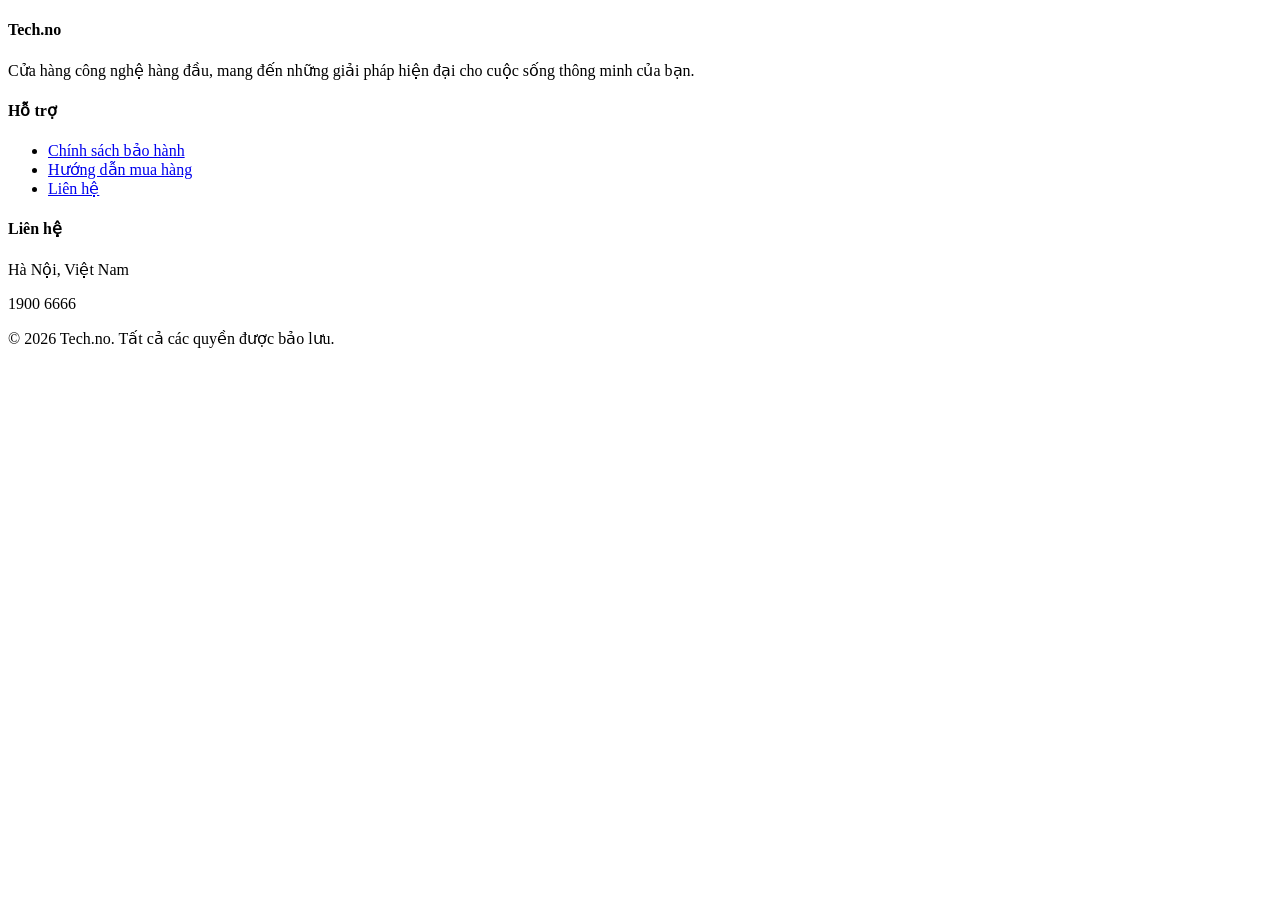
<file: components/footer.html>
<!DOCTYPE html>
<html lang="en">
<head>
    <meta charset="UTF-8">
    <meta name="viewport" content="width=device-width, initial-scale=1.0">
    <title>Footer - tech.no</title>
</head>
<body>
    <footer class="site-footer">
        <div class="footer-container">
            <div class="footer-row">
                <div class="footer-col">
                    <h4>Tech.no</h4>
                    <p>Cửa hàng công nghệ hàng đầu, mang đến những giải pháp hiện đại cho cuộc sống thông minh của bạn.</p>
                    <div class="social-links">
                        <a href="#"><i class="fab fa-facebook-f"></i></a>
                        <a href="#"><i class="fab fa-instagram"></i></a>
                        <a href="#"><i class="fab fa-youtube"></i></a>
                    </div>
                </div>
                <div class="footer-col">
                    <h4>Hỗ trợ</h4>
                    <ul>
                        <li><a href="#">Chính sách bảo hành</a></li>
                        <li><a href="#">Hướng dẫn mua hàng</a></li>
                        <li><a href="#">Liên hệ</a></li>
                    </ul>
                </div>
                <div class="footer-col">
                    <h4>Liên hệ</h4> 
                    <p><i class="fas fa-map-marker-alt"></i> Hà Nội, Việt Nam</p>
                    <p><i class="fas fa-phone"></i> 1900 6666</p>
                </div>
            </div>
            <div class="footer-bottom">
                <p>&copy; 2026 Tech.no. Tất cả các quyền được bảo lưu.</p>
            </div>
        </div>
    </footer>
</body>
</html>
</file>
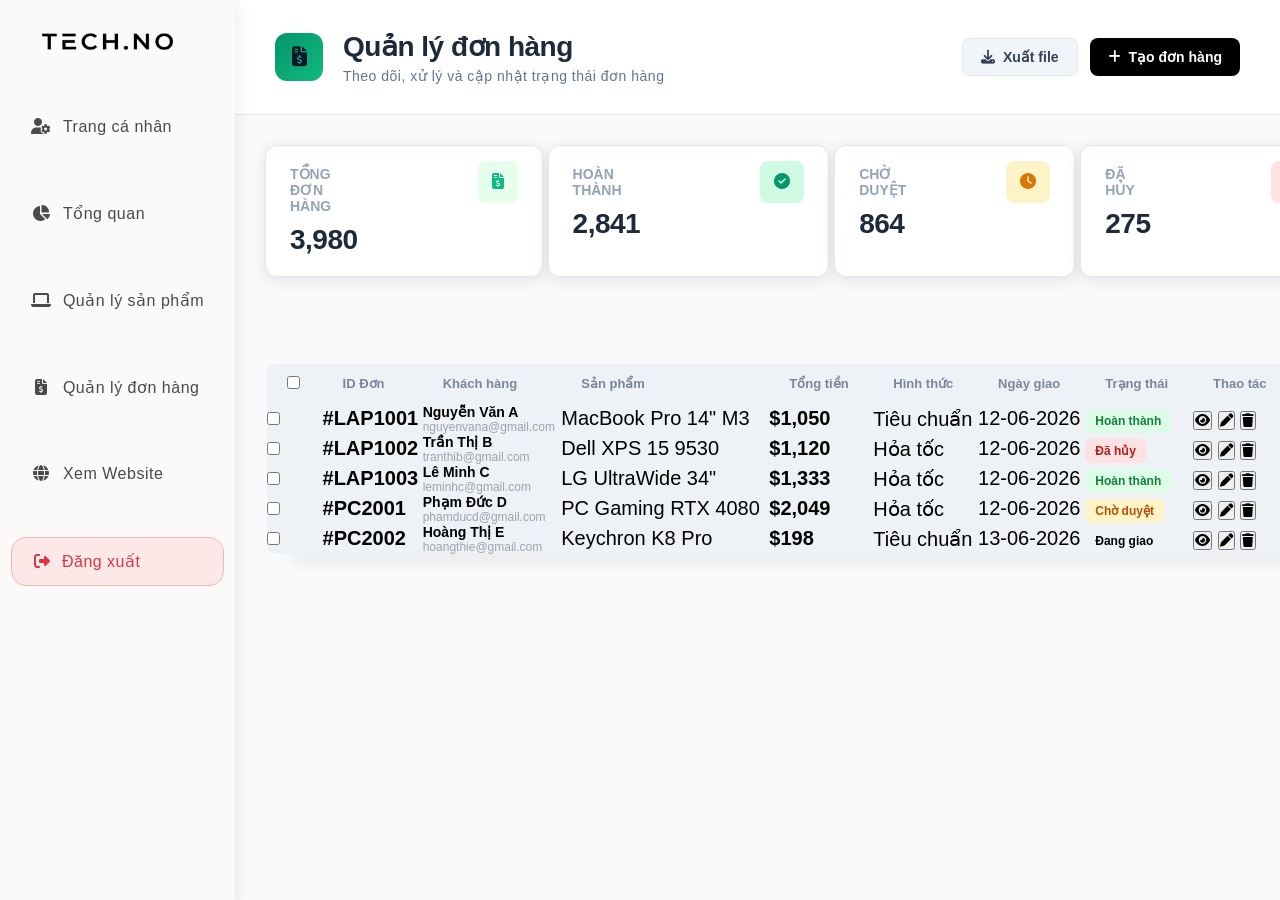
<file: pages/admin-qly-donhang.html>
<!DOCTYPE html>
<html lang="vi">
<head>
    <meta charset="UTF-8">
    <meta name="viewport" content="width=device-width, initial-scale=1.0">
    <title>Quản lý đơn hàng - tech.no</title>
    <link rel="stylesheet" href="../assets/css/admin.css">
    <link rel="stylesheet" href="https://cdnjs.cloudflare.com/ajax/libs/font-awesome/6.4.0/css/all.min.css">
</head>
<body>
    <nav class="sidebar">
        <a href="../index.html" class="sidebar-logo">
            <img src="../assets/images/logo-techno.png" alt="Tech.no Logo">
        </a>
        <ul class="sidebar-links">
            <li><a href="admin-profile.html"><i class="fa-solid fa-user-gear"></i>Trang cá nhân</a></li>
            <li><a href="admin-tongquan.html"><i class="fa-solid fa-chart-pie"></i>Tổng quan</a></li>
            <li><a href="admin-qly-sanpham.html"><i class="fa-solid fa-laptop"></i>Quản lý sản phẩm</a></li>
            <li><a href="admin-qly-donhang.html"><i class="fa-solid fa-file-invoice-dollar"></i>Quản lý đơn hàng</a></li>
            <li><a href="../index.html"><i class="fa-solid fa-globe"></i>Xem Website</a></li>
            <li>
                <a href="#" class="logout-btn">
                    <i class="fa-solid fa-right-from-bracket"></i>Đăng xuất
                </a>
            </li>
        </ul>
    </nav>

    <main class="page-content">
        <!-- Header -->
        <div class="page-header">
            <div class="header-left">
                <div class="header-icon" style="background: linear-gradient(135deg,#059669,#10b981);">
                    <i class="fa-solid fa-file-invoice-dollar"></i>
                </div>
                <div>
                    <h1>Quản lý đơn hàng</h1>
                    <p>Theo dõi, xử lý và cập nhật trạng thái đơn hàng</p>
                </div>
            </div>
            <div class="header-right">
                <button class="btn btn-secondary"><i class="fa-solid fa-download"></i> Xuất file</button>
                <button class="btn btn-primary"><i class="fa-solid fa-plus"></i> Tạo đơn hàng</button>
            </div>
        </div>

        <!-- Stats Cards -->
        <div class="stats-cards">
            <div class="stat-card">
                <div><h1>TỔNG ĐƠN HÀNG</h1><p>3,980</p></div>
                <div class="card-icon-invoice"><i class="fa-solid fa-file-invoice-dollar"></i></div>
            </div>
            <div class="stat-card">
                <div><h1>HOÀN THÀNH</h1><p>2,841</p></div>
                <div class="card-icon-laptop" style="background:#d1fae5;color:#059669;"><i class="fa-solid fa-circle-check"></i></div>
            </div>
            <div class="stat-card">
                <div><h1>CHỜ DUYỆT</h1><p>864</p></div>
                <div class="card-icon-users" style="background:#fef3c7;color:#d97706;"><i class="fa-solid fa-clock"></i></div>
            </div>
            <div class="stat-card">
                <div><h1>ĐÃ HỦY</h1><p>275</p></div>
                <div class="card-icon-dollar" style="background:#fee2e2;color:#ef4444;"><i class="fa-solid fa-circle-xmark"></i></div>
            </div>
        </div>

        <!-- Orders Table -->
        <div class="table-wrapper">
            <div class="table-toolbar">
                <span class="table-toolbar-title">Danh sách đơn hàng</span>
                <div class="toolbar-right">
                    <div class="search-box">
                        <i class="fa-solid fa-magnifying-glass"></i>
                        <input type="text" placeholder="Tìm theo ID, khách hàng...">
                    </div>
                    <select class="filter-select">
                        <option value="">Tất cả trạng thái</option>
                        <option>Hoàn thành</option>
                        <option>Chờ duyệt</option>
                        <option>Đang giao</option>
                        <option>Đã hủy</option>
                    </select>
                    <select class="filter-select">
                        <option value="">Hình thức giao</option>
                        <option>Tiêu chuẩn</option>
                        <option>Hỏa tốc</option>
                    </select>
                </div>
            </div>

            <table class="orders-mgmt-table">
                <thead>
                    <tr class="header-row">
                        <th><input type="checkbox"></th>
                        <th>ID Đơn</th>
                        <th>Khách hàng</th>
                        <th>Sản phẩm</th>
                        <th>Tổng tiền</th>
                        <th>Hình thức</th>
                        <th>Ngày giao</th>
                        <th>Trạng thái</th>
                        <th>Thao tác</th>
                    </tr>
                </thead>
                <tbody>
                    <tr>
                        <td><input type="checkbox"></td>
                        <td><strong>#LAP1001</strong></td>
                        <td>
                            <div style="font-weight:600;font-size:14px;">Nguyễn Văn A</div>
                            <div style="font-size:12px;color:#9ca3af;">nguyenvana@gmail.com</div>
                        </td>
                        <td>MacBook Pro 14" M3</td>
                        <td><strong>$1,050</strong></td>
                        <td>Tiêu chuẩn</td>
                        <td>12-06-2026</td>
                        <td><span class="badge completed">Hoàn thành</span></td>
                        <td><div class="action-btns">
                            <button class="btn-icon edit" title="Xem chi tiết"><i class="fa-solid fa-eye"></i></button>
                            <button class="btn-icon edit" title="Chỉnh sửa"><i class="fa-solid fa-pen"></i></button>
                            <button class="btn-icon delete" title="Xóa"><i class="fa-solid fa-trash"></i></button>
                        </div></td>
                    </tr>
                    <tr>
                        <td><input type="checkbox"></td>
                        <td><strong>#LAP1002</strong></td>
                        <td>
                            <div style="font-weight:600;font-size:14px;">Trần Thị B</div>
                            <div style="font-size:12px;color:#9ca3af;">tranthib@gmail.com</div>
                        </td>
                        <td>Dell XPS 15 9530</td>
                        <td><strong>$1,120</strong></td>
                        <td>Hỏa tốc</td>
                        <td>12-06-2026</td>
                        <td><span class="badge cancel">Đã hủy</span></td>
                        <td><div class="action-btns">
                            <button class="btn-icon edit"><i class="fa-solid fa-eye"></i></button>
                            <button class="btn-icon edit"><i class="fa-solid fa-pen"></i></button>
                            <button class="btn-icon delete"><i class="fa-solid fa-trash"></i></button>
                        </div></td>
                    </tr>
                    <tr>
                        <td><input type="checkbox"></td>
                        <td><strong>#LAP1003</strong></td>
                        <td>
                            <div style="font-weight:600;font-size:14px;">Lê Minh C</div>
                            <div style="font-size:12px;color:#9ca3af;">leminhc@gmail.com</div>
                        </td>
                        <td>LG UltraWide 34"</td>
                        <td><strong>$1,333</strong></td>
                        <td>Hỏa tốc</td>
                        <td>12-06-2026</td>
                        <td><span class="badge completed">Hoàn thành</span></td>
                        <td><div class="action-btns">
                            <button class="btn-icon edit"><i class="fa-solid fa-eye"></i></button>
                            <button class="btn-icon edit"><i class="fa-solid fa-pen"></i></button>
                            <button class="btn-icon delete"><i class="fa-solid fa-trash"></i></button>
                        </div></td>
                    </tr>
                    <tr>
                        <td><input type="checkbox"></td>
                        <td><strong>#PC2001</strong></td>
                        <td>
                            <div style="font-weight:600;font-size:14px;">Phạm Đức D</div>
                            <div style="font-size:12px;color:#9ca3af;">phamducd@gmail.com</div>
                        </td>
                        <td>PC Gaming RTX 4080</td>
                        <td><strong>$2,049</strong></td>
                        <td>Hỏa tốc</td>
                        <td>12-06-2026</td>
                        <td><span class="badge pending">Chờ duyệt</span></td>
                        <td><div class="action-btns">
                            <button class="btn-icon edit"><i class="fa-solid fa-eye"></i></button>
                            <button class="btn-icon edit"><i class="fa-solid fa-pen"></i></button>
                            <button class="btn-icon delete"><i class="fa-solid fa-trash"></i></button>
                        </div></td>
                    </tr>
                    <tr>
                        <td><input type="checkbox"></td>
                        <td><strong>#PC2002</strong></td>
                        <td>
                            <div style="font-weight:600;font-size:14px;">Hoàng Thị E</div>
                            <div style="font-size:12px;color:#9ca3af;">hoangthie@gmail.com</div>
                        </td>
                        <td>Keychron K8 Pro</td>
                        <td><strong>$198</strong></td>
                        <td>Tiêu chuẩn</td>
                        <td>13-06-2026</td>
                        <td><span class="badge shipping">Đang giao</span></td>
                        <td><div class="action-btns">
                            <button class="btn-icon edit"><i class="fa-solid fa-eye"></i></button>
                            <button class="btn-icon edit"><i class="fa-solid fa-pen"></i></button>
                            <button class="btn-icon delete"><i class="fa-solid fa-trash"></i></button>
                        </div></td>
                    </tr>
                </tbody>
            </table>

            <!-- Pagination -->
            <div class="pagination">
                <button class="page-btn"><i class="fa-solid fa-chevron-left"></i></button>
                <button class="page-btn active">1</button>
                <button class="page-btn">2</button>
                <button class="page-btn">3</button>
                <button class="page-btn">...</button>
                <button class="page-btn">8</button>
                <button class="page-btn"><i class="fa-solid fa-chevron-right"></i></button>
            </div>
        </div>
    </main>
</body>
</html>
</file>
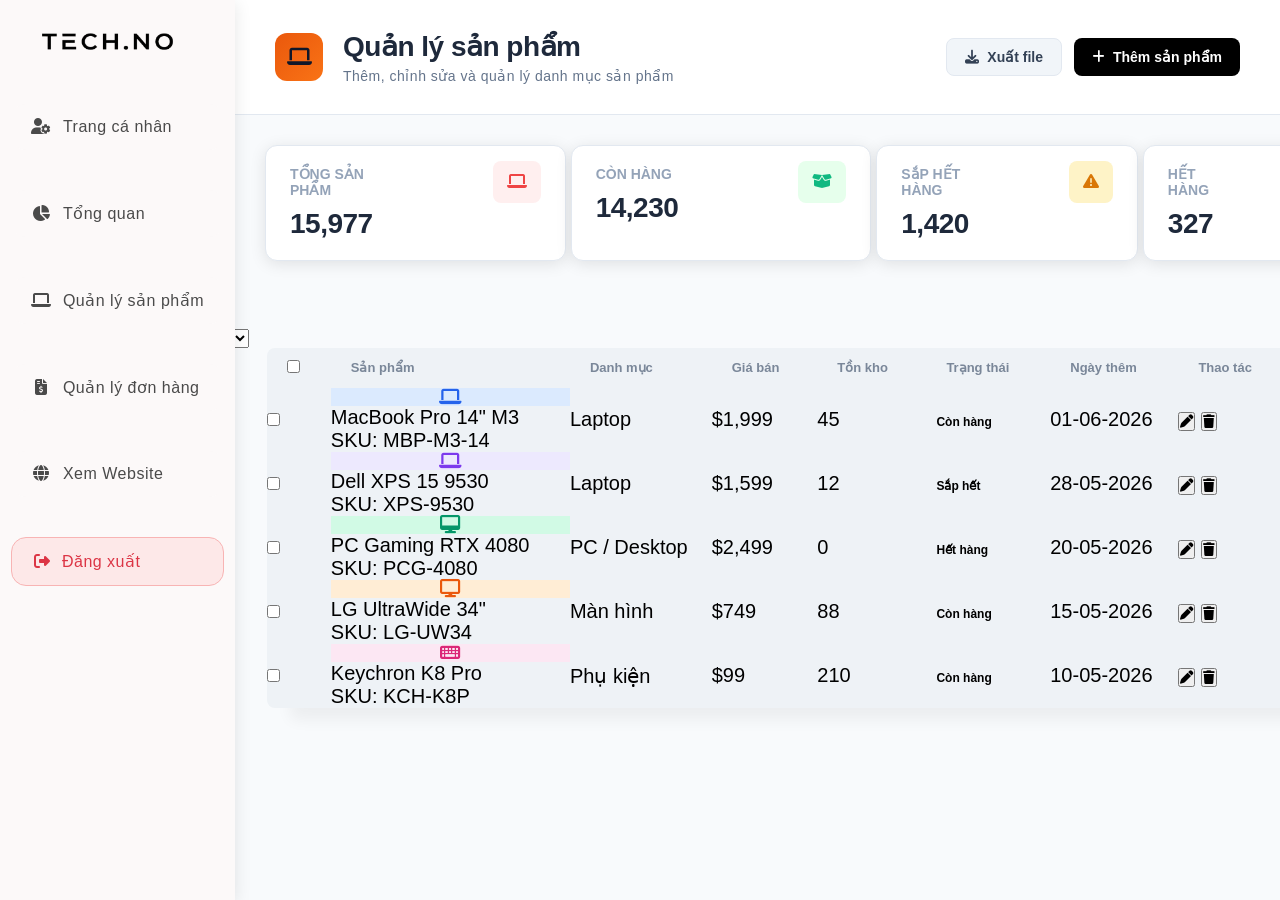
<file: pages/admin-qly-sanpham.html>
<!DOCTYPE html>
<html lang="vi">
<head>
    <meta charset="UTF-8">
    <meta name="viewport" content="width=device-width, initial-scale=1.0">
    <title>Quản lý sản phẩm - tech.no</title>
    <link rel="stylesheet" href="../assets/css/admin.css">
    <link rel="stylesheet" href="https://cdnjs.cloudflare.com/ajax/libs/font-awesome/6.4.0/css/all.min.css">
</head>
<body>
    <nav class="sidebar">
        <a href="../index.html" class="sidebar-logo">
            <img src="../assets/images/logo-techno.png" alt="Tech.no Logo">
        </a>
        <ul class="sidebar-links">
            <li><a href="admin-profile.html"><i class="fa-solid fa-user-gear"></i>Trang cá nhân</a></li>
            <li><a href="admin-tongquan.html"><i class="fa-solid fa-chart-pie"></i>Tổng quan</a></li>
            <li><a href="admin-qly-sanpham.html"><i class="fa-solid fa-laptop"></i>Quản lý sản phẩm</a></li>
            <li><a href="admin-qly-donhang.html"><i class="fa-solid fa-file-invoice-dollar"></i>Quản lý đơn hàng</a></li>
            <li><a href="../index.html"><i class="fa-solid fa-globe"></i>Xem Website</a></li>
            <li>
                <a href="#" class="logout-btn">
                    <i class="fa-solid fa-right-from-bracket"></i>Đăng xuất
                </a>
            </li>
        </ul>
    </nav>

    <main class="page-content">
        <!-- Header -->
        <div class="page-header">
            <div class="header-left">
                <div class="header-icon" style="background: linear-gradient(135deg,#ea580c,#f97316);">
                    <i class="fa-solid fa-laptop"></i>
                </div>
                <div>
                    <h1>Quản lý sản phẩm</h1>
                    <p>Thêm, chỉnh sửa và quản lý danh mục sản phẩm</p>
                </div>
            </div>
            <div class="header-right">
                <button class="btn btn-secondary"><i class="fa-solid fa-download"></i> Xuất file</button>
                <button class="btn btn-primary" id="btnAddProduct">
                    <i class="fa-solid fa-plus"></i> Thêm sản phẩm
                </button>
            </div>
        </div>

        <!-- Stats Cards -->
        <div class="stats-cards">
            <div class="stat-card">
                <div><h1>TỔNG SẢN PHẨM</h1><p>15,977</p></div>
                <div class="card-icon-laptop"><i class="fa-solid fa-laptop"></i></div>
            </div>
            <div class="stat-card">
                <div><h1>CÒN HÀNG</h1><p>14,230</p></div>
                <div class="card-icon-invoice"><i class="fa-solid fa-box-open"></i></div>
            </div>
            <div class="stat-card">
                <div><h1>SắP HẾT HÀNG</h1><p>1,420</p></div>
                <div class="card-icon-users" style="background:#fef3c7;color:#d97706;"><i class="fa-solid fa-triangle-exclamation"></i></div>
            </div>
            <div class="stat-card">
                <div><h1>HẾT HÀNG</h1><p>327</p></div>
                <div class="card-icon-dollar" style="background:#fee2e2;color:#ef4444;"><i class="fa-solid fa-ban"></i></div>
            </div>
        </div>

        <!-- Products Table -->
        <div class="table-wrapper">
            <div class="table-toolbar">
                <span class="table-toolbar-title">Danh sách sản phẩm</span>
                <div class="toolbar-right">
                    <div class="search-box">
                        <i class="fa-solid fa-magnifying-glass"></i>
                        <input type="text" placeholder="Tìm kiếm sản phẩm...">
                    </div>
                    <select class="filter-select">
                        <option value="">Tất cả danh mục</option>
                        <option>Laptop</option>
                        <option>PC / Desktop</option>
                        <option>Màn hình</option>
                        <option>Phụ kiện</option>
                    </select>
                    <select class="filter-select">
                        <option value="">Tất cả trạng thái</option>
                        <option>Còn hàng</option>
                        <option>Sắp hết</option>
                        <option>Hết hàng</option>
                    </select>
                </div>
            </div>

            <table class="products-table">
                <thead>
                    <tr class="header-row">
                        <th><input type="checkbox"></th>
                        <th>Sản phẩm</th>
                        <th>Danh mục</th>
                        <th>Giá bán</th>
                        <th>Tồn kho</th>
                        <th>Trạng thái</th>
                        <th>Ngày thêm</th>
                        <th>Thao tác</th>
                    </tr>
                </thead>
                <tbody>
                    <tr>
                        <td><input type="checkbox"></td>
                        <td>
                            <div class="product-cell">
                                <div class="product-img" style="background:#dbeafe;display:flex;align-items:center;justify-content:center;color:#2563eb;font-size:18px;">
                                    <i class="fa-solid fa-laptop"></i>
                                </div>
                                <div>
                                    <div class="product-name">MacBook Pro 14" M3</div>
                                    <div class="product-sku">SKU: MBP-M3-14</div>
                                </div>
                            </div>
                        </td>
                        <td>Laptop</td>
                        <td>$1,999</td>
                        <td>45</td>
                        <td><span class="badge instock">Còn hàng</span></td>
                        <td>01-06-2026</td>
                        <td><div class="action-btns">
                            <button class="btn-icon edit" title="Chỉnh sửa"><i class="fa-solid fa-pen"></i></button>
                            <button class="btn-icon delete" title="Xóa"><i class="fa-solid fa-trash"></i></button>
                        </div></td>
                    </tr>
                    <tr>
                        <td><input type="checkbox"></td>
                        <td>
                            <div class="product-cell">
                                <div class="product-img" style="background:#ede9fe;display:flex;align-items:center;justify-content:center;color:#7c3aed;font-size:18px;">
                                    <i class="fa-solid fa-laptop"></i>
                                </div>
                                <div>
                                    <div class="product-name">Dell XPS 15 9530</div>
                                    <div class="product-sku">SKU: XPS-9530</div>
                                </div>
                            </div>
                        </td>
                        <td>Laptop</td>
                        <td>$1,599</td>
                        <td>12</td>
                        <td><span class="badge lowstock">Sắp hết</span></td>
                        <td>28-05-2026</td>
                        <td><div class="action-btns">
                            <button class="btn-icon edit"><i class="fa-solid fa-pen"></i></button>
                            <button class="btn-icon delete"><i class="fa-solid fa-trash"></i></button>
                        </div></td>
                    </tr>
                    <tr>
                        <td><input type="checkbox"></td>
                        <td>
                            <div class="product-cell">
                                <div class="product-img" style="background:#d1fae5;display:flex;align-items:center;justify-content:center;color:#059669;font-size:18px;">
                                    <i class="fa-solid fa-desktop"></i>
                                </div>
                                <div>
                                    <div class="product-name">PC Gaming RTX 4080</div>
                                    <div class="product-sku">SKU: PCG-4080</div>
                                </div>
                            </div>
                        </td>
                        <td>PC / Desktop</td>
                        <td>$2,499</td>
                        <td>0</td>
                        <td><span class="badge outstock">Hết hàng</span></td>
                        <td>20-05-2026</td>
                        <td><div class="action-btns">
                            <button class="btn-icon edit"><i class="fa-solid fa-pen"></i></button>
                            <button class="btn-icon delete"><i class="fa-solid fa-trash"></i></button>
                        </div></td>
                    </tr>
                    <tr>
                        <td><input type="checkbox"></td>
                        <td>
                            <div class="product-cell">
                                <div class="product-img" style="background:#ffedd5;display:flex;align-items:center;justify-content:center;color:#ea580c;font-size:18px;">
                                    <i class="fa-solid fa-display"></i>
                                </div>
                                <div>
                                    <div class="product-name">LG UltraWide 34"</div>
                                    <div class="product-sku">SKU: LG-UW34</div>
                                </div>
                            </div>
                        </td>
                        <td>Màn hình</td>
                        <td>$749</td>
                        <td>88</td>
                        <td><span class="badge instock">Còn hàng</span></td>
                        <td>15-05-2026</td>
                        <td><div class="action-btns">
                            <button class="btn-icon edit"><i class="fa-solid fa-pen"></i></button>
                            <button class="btn-icon delete"><i class="fa-solid fa-trash"></i></button>
                        </div></td>
                    </tr>
                    <tr>
                        <td><input type="checkbox"></td>
                        <td>
                            <div class="product-cell">
                                <div class="product-img" style="background:#fce7f3;display:flex;align-items:center;justify-content:center;color:#db2777;font-size:18px;">
                                    <i class="fa-solid fa-keyboard"></i>
                                </div>
                                <div>
                                    <div class="product-name">Keychron K8 Pro</div>
                                    <div class="product-sku">SKU: KCH-K8P</div>
                                </div>
                            </div>
                        </td>
                        <td>Phụ kiện</td>
                        <td>$99</td>
                        <td>210</td>
                        <td><span class="badge instock">Còn hàng</span></td>
                        <td>10-05-2026</td>
                        <td><div class="action-btns">
                            <button class="btn-icon edit"><i class="fa-solid fa-pen"></i></button>
                            <button class="btn-icon delete"><i class="fa-solid fa-trash"></i></button>
                        </div></td>
                    </tr>
                </tbody>
            </table>

            <!-- Pagination -->
            <div class="pagination">
                <button class="page-btn"><i class="fa-solid fa-chevron-left"></i></button>
                <button class="page-btn active">1</button>
                <button class="page-btn">2</button>
                <button class="page-btn">3</button>
                <button class="page-btn">...</button>
                <button class="page-btn">12</button>
                <button class="page-btn"><i class="fa-solid fa-chevron-right"></i></button>
            </div>
        </div>

        <!-- Add Product Modal (hidden by default) -->
        <div id="modalOverlay" style="display:none;position:fixed;inset:0;background:rgba(0,0,0,0.4);z-index:200;align-items:center;justify-content:center;">
            <div style="background:#fff;border-radius:16px;padding:32px;width:480px;max-width:95vw;">
                <div style="display:flex;justify-content:space-between;align-items:center;margin-bottom:24px;">
                    <h2 style="font-size:18px;font-weight:700;">Thêm sản phẩm mới</h2>
                    <button id="closeModal" style="border:none;background:none;font-size:20px;cursor:pointer;color:#6b7280;">&times;</button>
                </div>
                <div style="display:flex;flex-direction:column;gap:14px;">
                    <div>
                        <label style="font-size:13px;font-weight:600;color:#374151;display:block;margin-bottom:6px;">Tên sản phẩm</label>
                        <input type="text" placeholder="Nhập tên sản phẩm..." style="width:100%;padding:9px 12px;border:1px solid #d1d5db;border-radius:8px;font-size:14px;outline:none;">
                    </div>
                    <div style="display:grid;grid-template-columns:1fr 1fr;gap:14px;">
                        <div>
                            <label style="font-size:13px;font-weight:600;color:#374151;display:block;margin-bottom:6px;">Danh mục</label>
                            <select style="width:100%;padding:9px 12px;border:1px solid #d1d5db;border-radius:8px;font-size:14px;outline:none;">
                                <option>Laptop</option><option>PC / Desktop</option><option>Màn hình</option><option>Phụ kiện</option>
                            </select>
                        </div>
                        <div>
                            <label style="font-size:13px;font-weight:600;color:#374151;display:block;margin-bottom:6px;">Giá bán ($)</label>
                            <input type="number" placeholder="0" style="width:100%;padding:9px 12px;border:1px solid #d1d5db;border-radius:8px;font-size:14px;outline:none;">
                        </div>
                    </div>
                    <div>
                        <label style="font-size:13px;font-weight:600;color:#374151;display:block;margin-bottom:6px;">Số lượng tồn kho</label>
                        <input type="number" placeholder="0" style="width:100%;padding:9px 12px;border:1px solid #d1d5db;border-radius:8px;font-size:14px;outline:none;">
                    </div>
                </div>
                <div style="display:flex;gap:10px;margin-top:24px;justify-content:flex-end;">
                    <button id="cancelModal" class="btn btn-secondary">Hủy</button>
                    <button class="btn btn-primary">Thêm sản phẩm</button>
                </div>
            </div>
        </div>
    </main>

    <script>
        const btnAdd = document.getElementById('btnAddProduct');
        const overlay = document.getElementById('modalOverlay');
        const closeModal = document.getElementById('closeModal');
        const cancelModal = document.getElementById('cancelModal');

        btnAdd.addEventListener('click', () => { overlay.style.display = 'flex'; });
        closeModal.addEventListener('click', () => { overlay.style.display = 'none'; });
        cancelModal.addEventListener('click', () => { overlay.style.display = 'none'; });
        overlay.addEventListener('click', (e) => { if(e.target === overlay) overlay.style.display = 'none'; });
    </script>
</body>
</html>
</file>
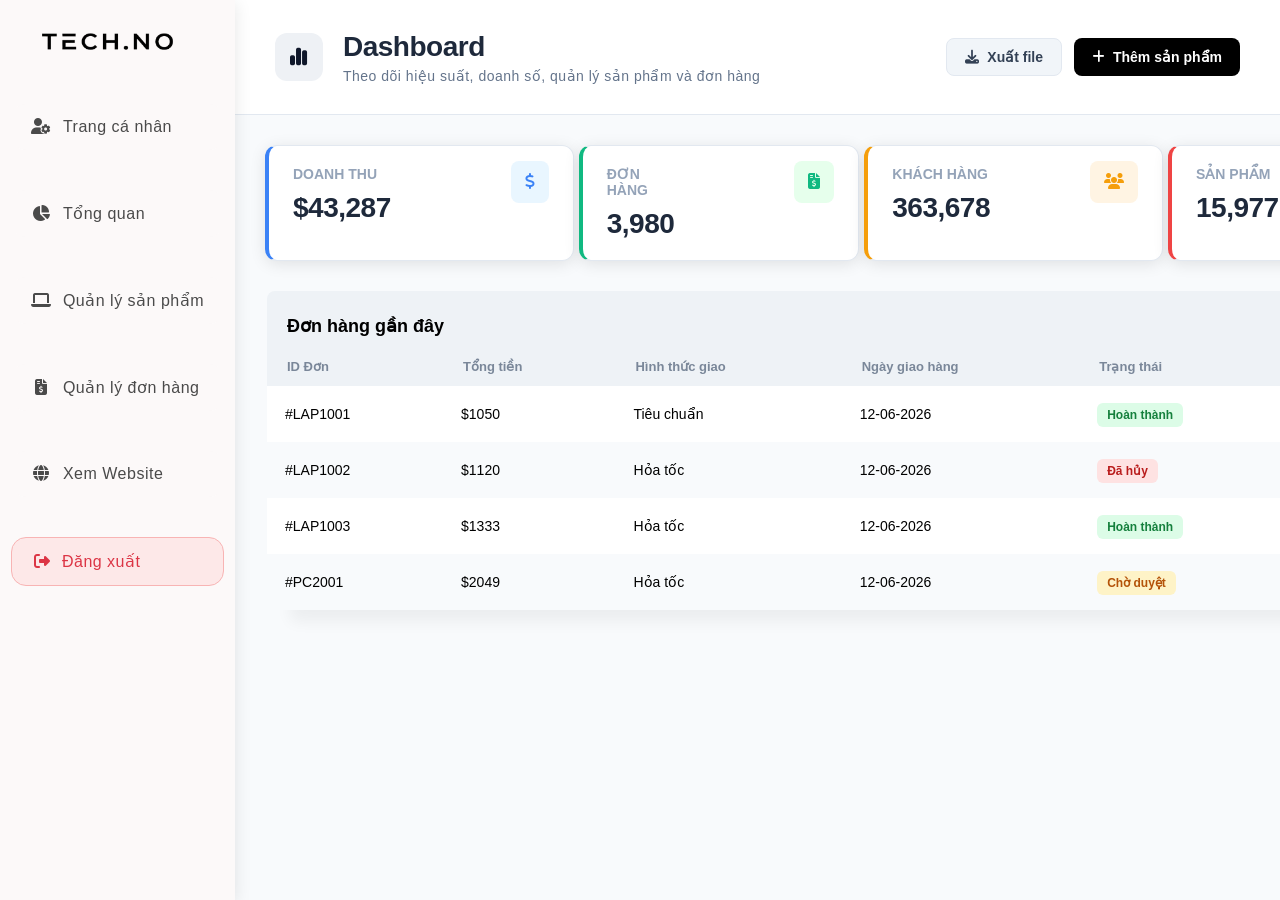
<file: pages/admin-tongquan.html>
<!DOCTYPE html>
<html lang="en">
<head>
    <meta charset="UTF-8">
    <meta name="viewport" content="width=device-width, initial-scale=1.0">
    <title>Admin Page - tech.no</title>
    <link rel="stylesheet" href="../assets/css/admin.css">
    <link rel="stylesheet" href="https://cdnjs.cloudflare.com/ajax/libs/font-awesome/6.4.0/css/all.min.css">
</head>
<body>
    <nav class="sidebar">
        <a href="../index.html" class="sidebar-logo">
            <img src="../assets/images/logo-techno.png" alt="Tech.no Logo">
        </a>
        <ul class="sidebar-links">
            <li><a href="admin-profile.html"><i class="fa-solid fa-user-gear"></i>Trang cá nhân</a></li>
            <li><a href="admin-tongquan.html"><i class="fa-solid fa-chart-pie"></i>Tổng quan</a></li>
            <li><a href="admin-qly-sanpham.html"><i class="fa-solid fa-laptop"></i>Quản lý sản phẩm</a></li>
            <li><a href="admin-qly-donhang.html"><i class="fa-solid fa-file-invoice-dollar"></i>Quản lý đơn hàng</a></li>
            <li><a href="../index.html"><i class="fa-solid fa-globe"></i>Xem Website</a></li>
            <li>
                <a href="#" class="logout-btn">
                    <i class="fa-solid fa-right-from-bracket"></i>Đăng xuất
                </a>
            </li>
        </ul>
    </nav>
    <main class="page-content"> 
                                                        
        <!-- ---------------------Dashboard Header---------------------- -->
        <div class="page-header">
            <div class="header-left">
                <div class="header-icon">
                    <i class="fa-solid fa-chart-simple"></i>
                </div>   
                <div>
                    <h1>Dashboard</h1>
                    <p>Theo dõi hiệu suất, doanh số, quản lý sản phẩm và đơn hàng</p>
                </div>
            </div>
            <div class="header-right">
                <button class="btn btn-secondary">
                    <i class="fa-solid fa-download"></i> Xuất file
                </button>
                <button class="btn btn-primary">
                    <i class="fa-solid fa-plus"></i> Thêm sản phẩm
                </button>
            </div>
        </div>

        <!-- -----------------Dashboard Content--------------------- -->

        <!-- -------- Stats Cards -------- -->
        <div class="stats-cards">
            <div class="stat-card revenue">
                <div>
                    <h1>DOANH THU</h1>
                    <p class>$43,287</p>
                </div>
                <div class="card-icon-dollar">
                    <i class="fa-solid fa-dollar-sign"></i>
                </div>
            </div>

            <div class="stat-card orders">
                <div>
                    <h1>ĐƠN HÀNG</h1>
                    <p>3,980</p>
                </div>
                <div class="card-icon-invoice">
                    <i class="fa-solid fa-file-invoice-dollar"></i>
                </div>
            </div>

            <div class="stat-card customers">
                <div>
                    <h1>KHÁCH HÀNG</h1>
                    <p>363,678</p>
                </div>
                <div class="card-icon-users">
                    <i class="fa-solid fa-users"></i>
                </div>
            </div>

            <div class="stat-card products">
                <div>
                    <h1>SẢN PHẨM</h1>
                    <p>15,977</p>
                </div>
                <div class="card-icon-laptop">
                    <i class="fa-solid fa-laptop"></i>
                </div>
            </div>

        </div>

        <table class="orders-table">
            <thead>
                <tr>
                    <th colspan="5" class="orders-title">Đơn hàng gần đây</th>
                </tr>
                <tr class="header-row">
                    <th>ID Đơn</th>
                    <th>Tổng tiền</th>
                    <th>Hình thức giao</th>
                    <th>Ngày giao hàng</th>
                    <th>Trạng thái</th>
                </tr>
            </thead>
            <tbody> 
                <tr>
                    <td>#LAP1001</td>
                    <td>$1050</td>
                    <td>Tiêu chuẩn</td>
                    <td>12-06-2026</td>
                    <td><span class="badge completed">Hoàn thành</span></td>
                </tr>

                <tr>
                    <td>#LAP1002</td>
                    <td>$1120</td>
                    <td>Hỏa tốc</td>
                    <td>12-06-2026</td>
                    <td><span class="badge cancel">Đã hủy</span></td>
                </tr>

                <tr> 
                    <td>#LAP1003</td>
                    <td>$1333</td>
                    <td>Hỏa tốc</td>
                    <td>12-06-2026</td>
                    <td><span class="badge completed">Hoàn thành</span></td>
                </tr>

                <tr>
                    <td>#PC2001</td>
                    <td>$2049</td>
                    <td>Hỏa tốc</td>
                    <td>12-06-2026</td>
                    <td><span class="badge pending">Chờ duyệt</span></td>
                </tr>
            </tbody>
        </table>
    </main>
</body>
</html>
</file>
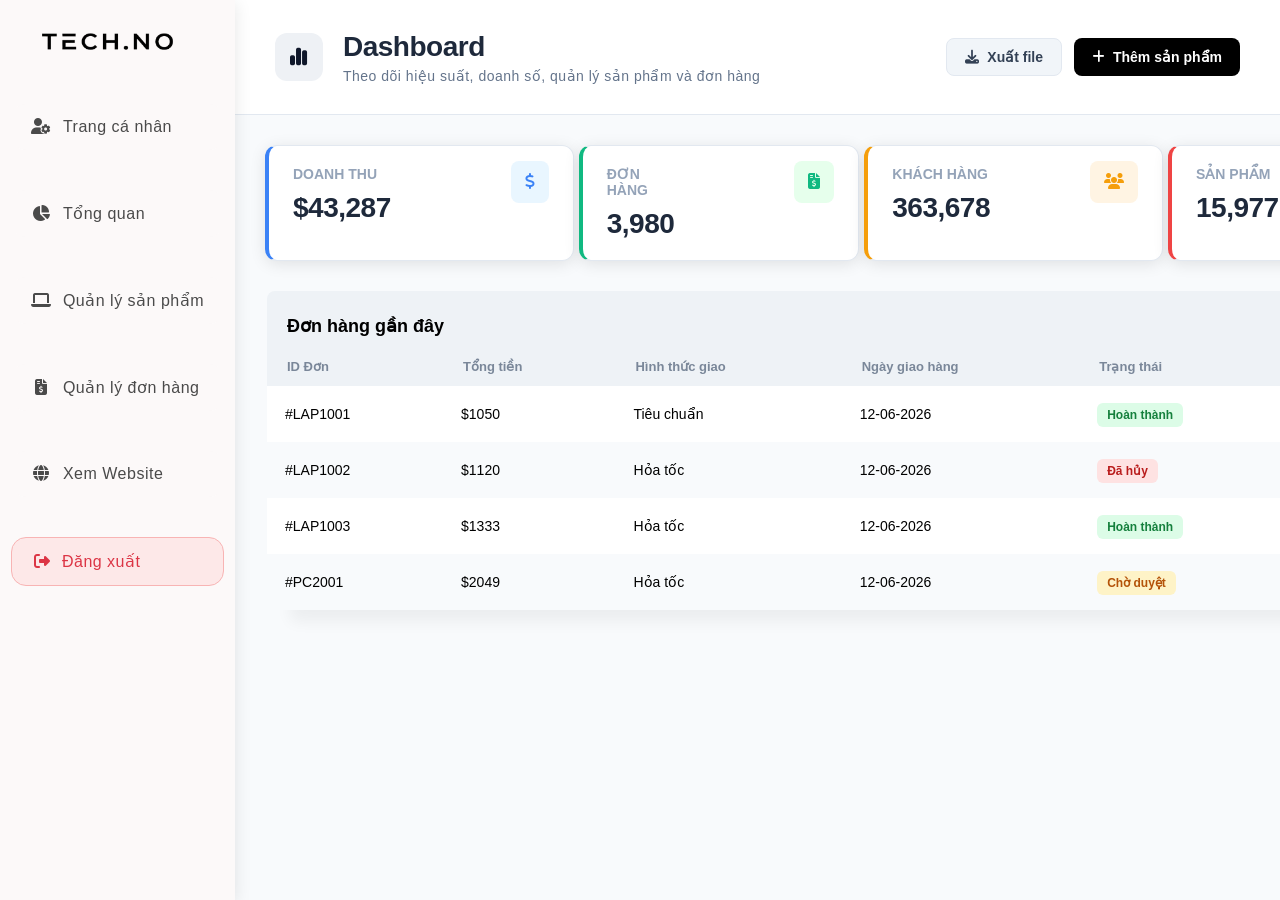
<file: pages/admin.html>
<!DOCTYPE html>
<html lang="en">
<head>
    <meta charset="UTF-8">
    <meta name="viewport" content="width=device-width, initial-scale=1.0">
    <title>Admin Page - tech.no</title>
    <link rel="stylesheet" href="../assets/css/admin.css">
    <link rel="stylesheet" href="https://cdnjs.cloudflare.com/ajax/libs/font-awesome/6.4.0/css/all.min.css">
</head>
<body>
    <nav class="sidebar">
        <a href="index.html" class="sidebar-logo">
            <img src="../assets/images/logo-techno.png" alt="Tech.no Logo">
        </a>
        <ul class="sidebar-links">
            <li><a href="#"><i class="fa-solid fa-user-gear"></i>Trang cá nhân</a></li>
            <li><a href="#"><i class="fa-solid fa-chart-pie"></i>Tổng quan</a></li>
            <li><a href="#"><i class="fa-solid fa-laptop"></i>Quản lý sản phẩm</a></li>
            <li><a href="#"><i class="fa-solid fa-file-invoice-dollar"></i>Quản lý đơn hàng</a></li>
            <li><a href="#"><i class="fa-solid fa-globe"></i>Xem Website</a></li>
            <li>
                <a href="#" class="logout-btn">
                    <i class="fa-solid fa-right-from-bracket"></i>Đăng xuất
                </a>
            </li>
        </ul>
    </nav>
    <main class="page-content"> 
                                                        
        <!-- ---------------------Dashboard Header---------------------- -->
        <div class="page-header">
            <div class="header-left">
                <div class="header-icon">
                    <i class="fa-solid fa-chart-simple"></i>
                </div>   
                <div>
                    <h1>Dashboard</h1>
                    <p>Theo dõi hiệu suất, doanh số, quản lý sản phẩm và đơn hàng</p>
                </div>
            </div>
            <div class="header-right">
                <button class="btn btn-secondary">
                    <i class="fa-solid fa-download"></i> Xuất file
                </button>
                <button class="btn btn-primary">
                    <i class="fa-solid fa-plus"></i> Thêm sản phẩm
                </button>
            </div>
        </div>

        <!-- -----------------Dashboard Content--------------------- -->

        <!-- -------- Stats Cards -------- -->
        <div class="stats-cards">
            <div class="stat-card revenue">
                <div>
                    <h1>DOANH THU</h1>
                    <p class>$43,287</p>
                </div>
                <div class="card-icon-dollar">
                    <i class="fa-solid fa-dollar-sign"></i>
                </div>
            </div>

            <div class="stat-card orders">
                <div>
                    <h1>ĐƠN HÀNG</h1>
                    <p>3,980</p>
                </div>
                <div class="card-icon-invoice">
                    <i class="fa-solid fa-file-invoice-dollar"></i>
                </div>
            </div>

            <div class="stat-card customers">
                <div>
                    <h1>KHÁCH HÀNG</h1>
                    <p>363,678</p>
                </div>
                <div class="card-icon-users">
                    <i class="fa-solid fa-users"></i>
                </div>
            </div>

            <div class="stat-card products">
                <div>
                    <h1>SẢN PHẨM</h1>
                    <p>15,977</p>
                </div>
                <div class="card-icon-laptop">
                    <i class="fa-solid fa-laptop"></i>
                </div>
            </div>

        </div>

        <table class="orders-table">
            <thead>
                <tr>
                    <th colspan="5" class="orders-title">Đơn hàng gần đây</th>
                </tr>
                <tr class="header-row">
                    <th>ID Đơn</th>
                    <th>Tổng tiền</th>
                    <th>Hình thức giao</th>
                    <th>Ngày giao hàng</th>
                    <th>Trạng thái</th>
                </tr>
            </thead>
            <tbody> 
                <tr>
                    <td>#LAP1001</td>
                    <td>$1050</td>
                    <td>Tiêu chuẩn</td>
                    <td>12-06-2026</td>
                    <td><span class="badge completed">Hoàn thành</span></td>
                </tr>

                <tr>
                    <td>#LAP1002</td>
                    <td>$1120</td>
                    <td>Hỏa tốc</td>
                    <td>12-06-2026</td>
                    <td><span class="badge cancel">Đã hủy</span></td>
                </tr>

                <tr> 
                    <td>#LAP1003</td>
                    <td>$1333</td>
                    <td>Hỏa tốc</td>
                    <td>12-06-2026</td>
                    <td><span class="badge completed">Hoàn thành</span></td>
                </tr>

                <tr>
                    <td>#PC2001</td>
                    <td>$2049</td>
                    <td>Hỏa tốc</td>
                    <td>12-06-2026</td>
                    <td><span class="badge pending">Chờ duyệt</span></td>
                </tr>
            </tbody>
        </table>
    </main>
</body>
</html>
</file>
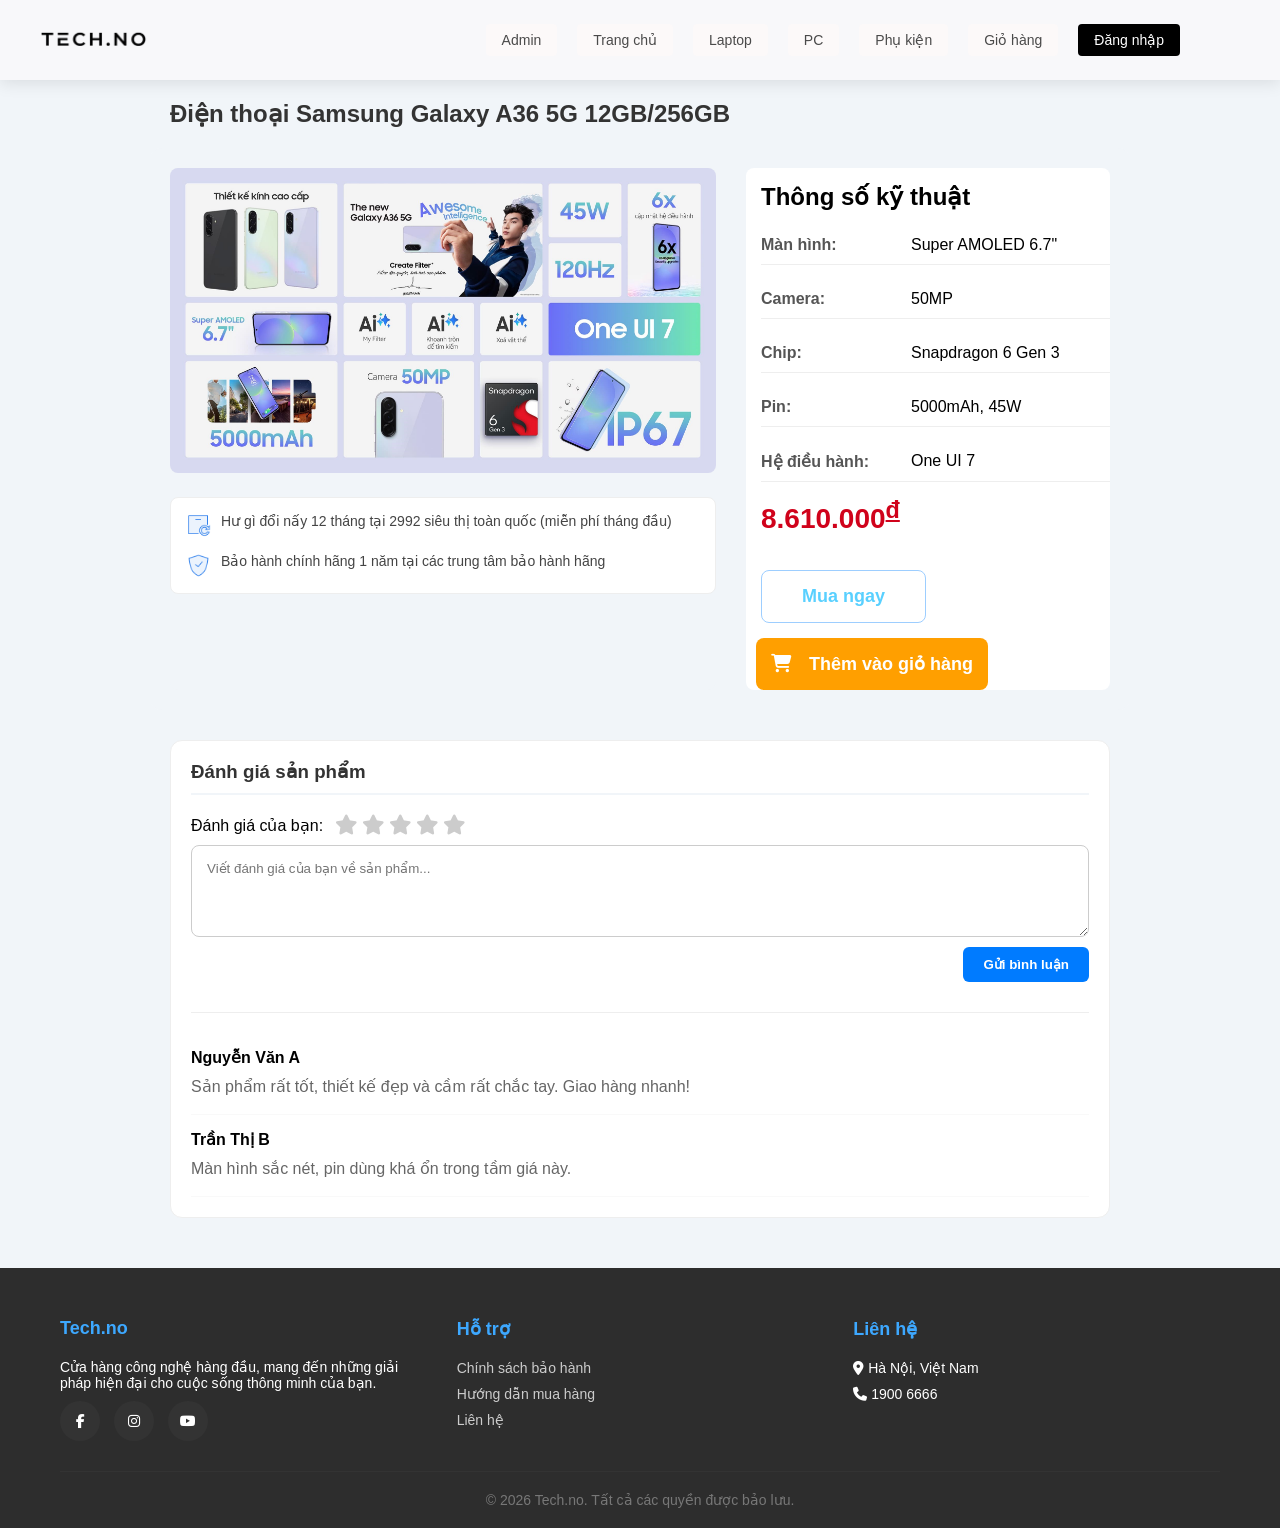
<file: pages/chitiet-sanpham.html>
<!DOCTYPE html>
<html lang="en">
<head>
    <meta charset="UTF-8">
    <meta name="viewport" content="width=device-width, initial-scale=1.0">
    <title>Chi tiết sản phẩm - Tech.no</title>
    <link rel="stylesheet" href="../assets/css/style.css">
    <link rel="stylesheet" href="../assets/css/chitiet-sanpham.css">
    <link rel="stylesheet" href="https://cdnjs.cloudflare.com/ajax/libs/font-awesome/6.4.0/css/all.min.css">
    
<body>
    <div id="navbar-container"></div>

    <div class="product-name">
        <h1>Điện thoại Samsung Galaxy A36 5G 12GB/256GB</h1>
    </div>
    
    <div class="box-main">
        <div class="box-left">
            <img src="../assets/images/products/ssga36-details.jpg" alt="Samsung Galaxy A36">

            <div class="policy">
                <div class="exchange-policy">
                    <img src="../assets/images/exchange.png">
                    <span>Hư gì đổi nấy 12 tháng tại 2992 siêu thị toàn quốc (miễn phí tháng đầu)</span>
                </div>

                <div class="warranty-policy">
                    <img src="../assets/images/warranty.png">
                    <span>Bảo hành chính hãng 1 năm tại các trung tâm bảo hành hãng</span>
                </div>
            </div>
        </div>

        <div class="box-right">
            <h2>Thông số kỹ thuật</h2>
            <ul class="specs-list">
                <li><span>Màn hình:</span> Super AMOLED 6.7"</li>
                <li><span>Camera:</span> 50MP</li>
                <li><span>Chip:</span> Snapdragon 6 Gen 3</li>
                <li><span>Pin:</span> 5000mAh, 45W</li>
                <li><span>Hệ điều hành:</span> One UI 7</li>
            </ul>
            <div class="price-box">8.610.000<sup><u>đ</u></sup></div>
            <button class="btn-buy">Mua ngay</button>
            <button class="add-to-cart">
                <i class="fa-solid fa-cart-shopping"></i> Thêm vào giỏ hàng
            </button>
        </div>

    </div>

    <section class="comment-section">
        <h3>Đánh giá sản phẩm</h3>

        <div class="rating-input">
            <span>Đánh giá của bạn:</span>
            <div class="stars" id="star-rating">
                <i class="fa-solid fa-star" data-value="1"></i>
                <i class="fa-solid fa-star" data-value="2"></i>
                <i class="fa-solid fa-star" data-value="3"></i>
                <i class="fa-solid fa-star" data-value="4"></i>
                <i class="fa-solid fa-star" data-value="5"></i>
            </div>
            <input type="hidden" id="rating-value" value="0"> </div>
        </div>

        <div class="comment-input-group">
            <textarea placeholder="Viết đánh giá của bạn về sản phẩm..." rows="4"></textarea>
            <button class="btn-submit-comment">Gửi bình luận</button>
        </div>

        <div class="comment-list">
            <div class="comment-item">
                <div class="user-info">
                    <strong>Nguyễn Văn A</strong>
                </div>
                <p>Sản phẩm rất tốt, thiết kế đẹp và cầm rất chắc tay. Giao hàng nhanh!</p>
            </div>
            
            <div class="comment-item">
                <div class="user-info">
                    <strong>Trần Thị B</strong>
                </div>
                <p>Màn hình sắc nét, pin dùng khá ổn trong tầm giá này.</p>
            </div>
        </div>
        
    </section>

    <div id="footer-container"></div>

    <script src="/assets/js/main.js"></script>
</body>
</html>
</file>
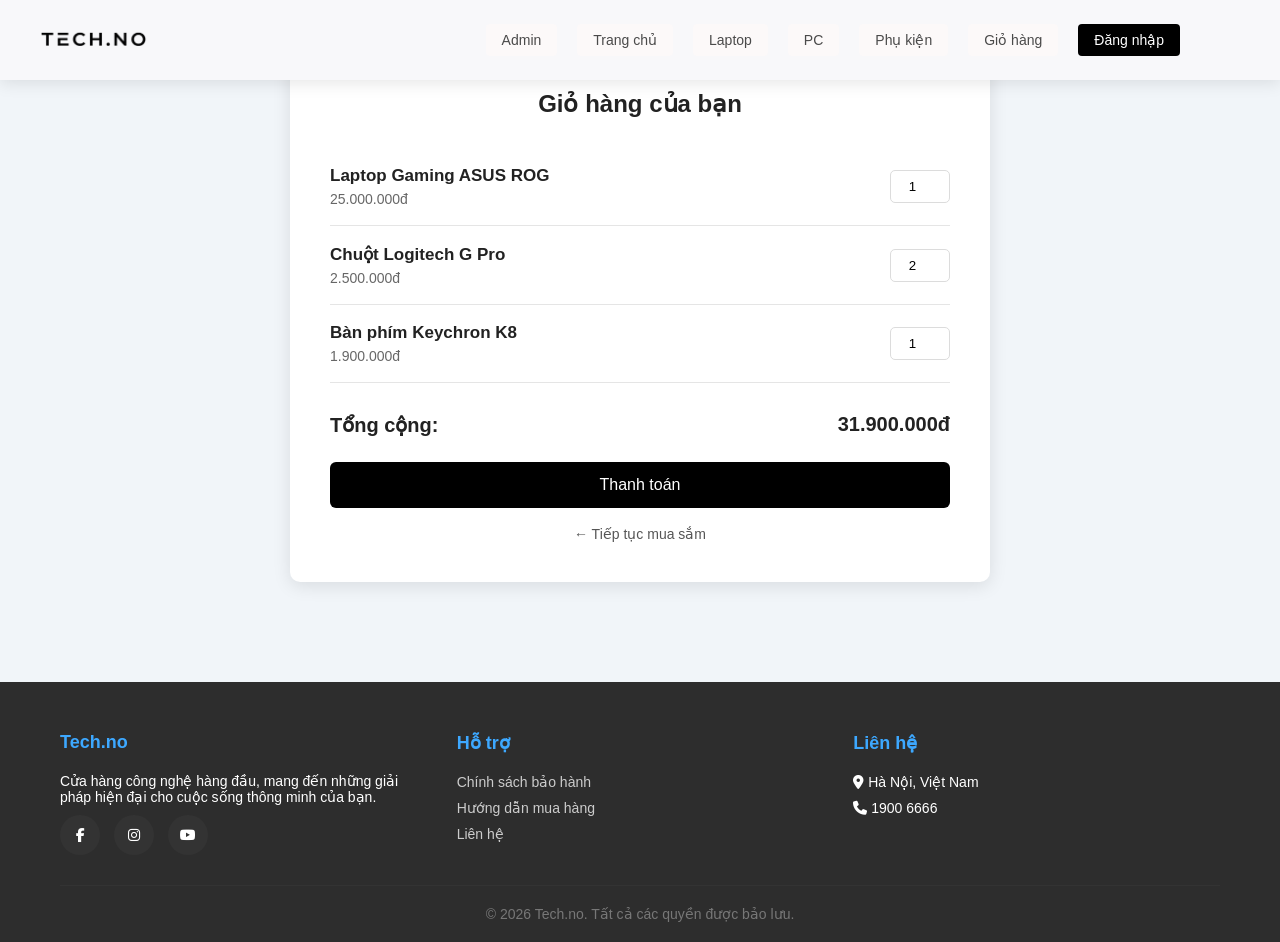
<file: pages/gio-hang.html>
<!DOCTYPE html>
<html lang="vi">
<head>
    <meta charset="UTF-8">
    <meta name="viewport" content="width=device-width, initial-scale=1.0">

    <title>Giỏ hàng - Tech.no</title>

    <link rel="stylesheet" href="../assets/css/style.css">
    <link rel="stylesheet" href="https://cdnjs.cloudflare.com/ajax/libs/font-awesome/6.4.0/css/all.min.css">

    <style>

        .cart-container {
            display: flex;
            justify-content: center;
            align-items: center;
            padding: 50px 20px;
        }

        .cart-box {
            background: white;
            width: 700px;
            padding: 40px;
            border-radius: 10px;
            box-shadow: 0 4px 18px rgba(0,0,0,0.1);
        }

        .cart-box h2 {
            text-align: center;
            margin-bottom: 30px;
            color: #222;
        }

        .cart-item {
            display: flex;
            justify-content: space-between;
            align-items: center;
            padding: 18px 0;
            border-bottom: 1px solid #e5e5e5;
        }

        .item-info {
            display: flex;
            flex-direction: column;
        }

        .item-name {
            font-size: 17px;
            font-weight: 600;
            color: #222;
        }

        .item-price {
            color: #666;
            margin-top: 5px;
            font-size: 14px;
        }

        .item-quantity input {
            width: 60px;
            padding: 8px;
            border: 1px solid #dcdcdc;
            border-radius: 5px;
            outline: none;
            text-align: center;
        }

        .cart-total {
            display: flex;
            justify-content: space-between;
            margin-top: 30px;
            font-size: 20px;
            font-weight: bold;
            color: #222;
        }

        .checkout-btn {
            width: 100%;
            margin-top: 25px;
            padding: 14px;
            border: none;
            background: black;
            color: white;
            border-radius: 6px;
            font-size: 16px;
            cursor: pointer;
            transition: 0.3s;
        }

        .checkout-btn:hover {
            background: #444;
        }

        .back-home {
            display: block;
            text-align: center;
            margin-top: 18px;
            text-decoration: none;
            color: #555;
            font-size: 14px;
        }

        .back-home:hover {
            color: black;
        }

    </style>
</head>
<body>

    <div id="navbar-container"></div>

    <!-- CART -->
    <div class="cart-container">

        <div class="cart-box">

            <h2>Giỏ hàng của bạn</h2>

            <!-- ITEM 1 -->
            <div class="cart-item">

                <div class="item-info">
                    <span class="item-name">Laptop Gaming ASUS ROG</span>
                    <span class="item-price">25.000.000đ</span>
                </div>

                <div class="item-quantity">
                    <input type="number" value="1" min="1">
                </div>

            </div>

            <!-- ITEM 2 -->
            <div class="cart-item">

                <div class="item-info">
                    <span class="item-name">Chuột Logitech G Pro</span>
                    <span class="item-price">2.500.000đ</span>
                </div>

                <div class="item-quantity">
                    <input type="number" value="2" min="1">
                </div>

            </div>

            <!-- ITEM 3 -->
            <div class="cart-item">

                <div class="item-info">
                    <span class="item-name">Bàn phím Keychron K8</span>
                    <span class="item-price">1.900.000đ</span>
                </div>

                <div class="item-quantity">
                    <input type="number" value="1" min="1">
                </div>

            </div>

            <!-- TOTAL -->
            <div class="cart-total">
                <span>Tổng cộng:</span>
                <span>31.900.000đ</span>
            </div>

            <!-- CHECKOUT BUTTON -->
            <button class="checkout-btn">
                Thanh toán
            </button>

            <!-- BACK -->
            <a href="../index.html" class="back-home">
                ← Tiếp tục mua sắm
            </a>

        </div>

    </div>
    
    <div id="footer-container"></div>

    <script src="/assets/js/main.js"></script>
</body>
</html>
</file>
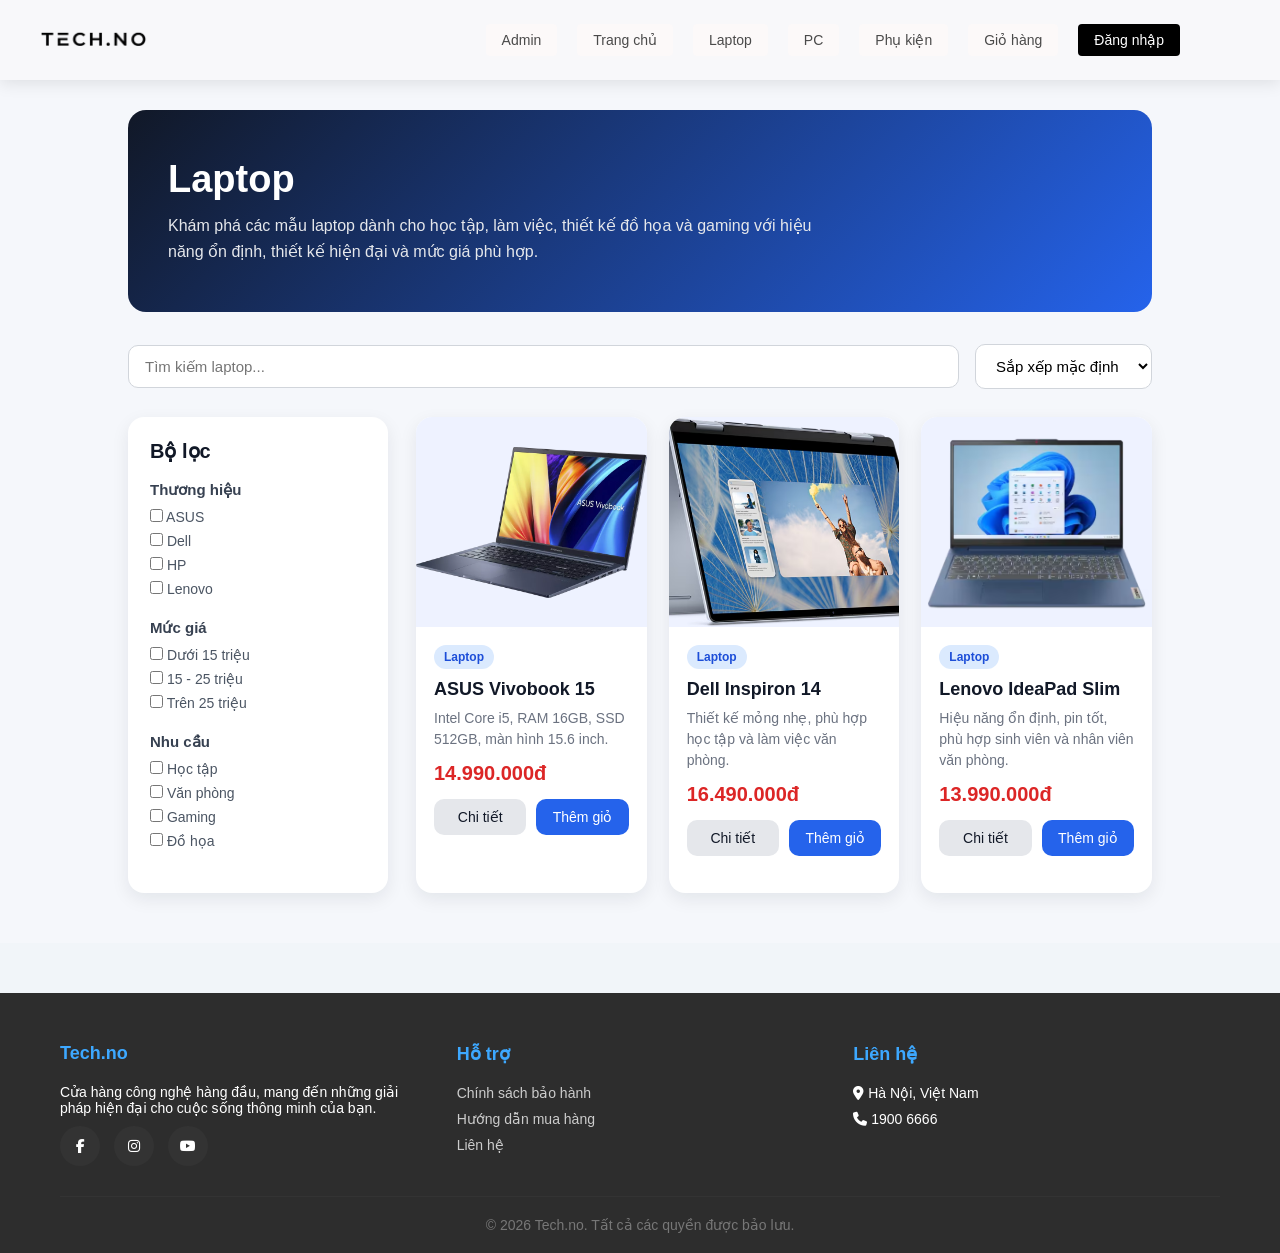
<file: pages/laptop.html>
<!DOCTYPE html>
<html lang="vi">
<head>
    <meta charset="UTF-8">
    <meta name="viewport" content="width=device-width, initial-scale=1.0">
    <title> Laptop - Tech.no</title>

    <link rel="stylesheet" href="../assets/css/style.css">
    <link rel="stylesheet" href="../assets/css/category.css">
    <link rel="stylesheet" href="https://cdnjs.cloudflare.com/ajax/libs/font-awesome/6.4.0/css/all.min.css">
</head>
<body>
    <div id="navbar-container"></div>

    <main class="category-main">
        <section class="category-hero">
            <h1>Laptop</h1>
            <p>
                Khám phá các mẫu laptop dành cho học tập, làm việc, thiết kế đồ họa và gaming
                với hiệu năng ổn định, thiết kế hiện đại và mức giá phù hợp.
            </p>
        </section>

        <section class="category-toolbar">
            <div class="category-search">
                <input type="text" placeholder="Tìm kiếm laptop...">
            </div>

            <div class="category-sort">
                <select>
                    <option>Sắp xếp mặc định</option>
                    <option>Giá tăng dần</option>
                    <option>Giá giảm dần</option>
                    <option>Mới nhất</option>
                </select>
            </div>
        </section>

        <section class="category-layout">
            <aside class="category-filter">
                <h3>Bộ lọc</h3>

                <div class="filter-group">
                    <h4>Thương hiệu</h4>
                    <label><input type="checkbox"> ASUS</label>
                    <label><input type="checkbox"> Dell</label>
                    <label><input type="checkbox"> HP</label>
                    <label><input type="checkbox"> Lenovo</label>
                </div>

                <div class="filter-group">
                    <h4>Mức giá</h4>
                    <label><input type="checkbox"> Dưới 15 triệu</label>
                    <label><input type="checkbox"> 15 - 25 triệu</label>
                    <label><input type="checkbox"> Trên 25 triệu</label>
                </div>

                <div class="filter-group">
                    <h4>Nhu cầu</h4>
                    <label><input type="checkbox"> Học tập</label>
                    <label><input type="checkbox"> Văn phòng</label>
                    <label><input type="checkbox"> Gaming</label>
                    <label><input type="checkbox"> Đồ họa</label>
                </div>
            </aside>

            <div class="product-grid">
                <article class="product-card">
                    <div class="product-image">
                        <img src="../assets/images/products/laptop-1.png" alt="ASUS Vivobook 15">
                    </div>

                    <div class="product-info">
                        <span class="product-tag">Laptop</span>
                        <h3>ASUS Vivobook 15</h3>
                        <p class="product-desc">
                            Intel Core i5, RAM 16GB, SSD 512GB, màn hình 15.6 inch.
                        </p>
                        <p class="product-price">14.990.000đ</p>

                        <div class="product-actions">
                            <a href="#" class="btn-detail">Chi tiết</a>
                            <button class="btn-cart">Thêm giỏ</button>
                        </div>
                    </div>
                </article>

                <article class="product-card">
                    <div class="product-image">
                        <img src="../assets/images/products/laptop-2.png" alt="Dell Inspiron 14">
                    </div>

                    <div class="product-info">
                        <span class="product-tag">Laptop</span>
                        <h3>Dell Inspiron 14</h3>
                        <p class="product-desc">
                            Thiết kế mỏng nhẹ, phù hợp học tập và làm việc văn phòng.
                        </p>
                        <p class="product-price">16.490.000đ</p>

                        <div class="product-actions">
                            <a href="#" class="btn-detail">Chi tiết</a>
                            <button class="btn-cart">Thêm giỏ</button>
                        </div>
                    </div>
                </article>

                <article class="product-card">
                    <div class="product-image">
                        <img src="../assets/images/products/laptop-3.png" alt="Lenovo IdeaPad Slim">
                    </div>

                    <div class="product-info">
                        <span class="product-tag">Laptop</span>
                        <h3>Lenovo IdeaPad Slim</h3>
                        <p class="product-desc">
                            Hiệu năng ổn định, pin tốt, phù hợp sinh viên và nhân viên văn phòng.
                        </p>
                        <p class="product-price">13.990.000đ</p>

                        <div class="product-actions">
                            <a href="#" class="btn-detail">Chi tiết</a>
                            <button class="btn-cart">Thêm giỏ</button>
                        </div>
                    </div>
                </article>
            </div>
        </section>

    </main>

    <div id="footer-container"></div>

    <script src="/assets/js/main.js"></script>
</body>
</html>
</file>
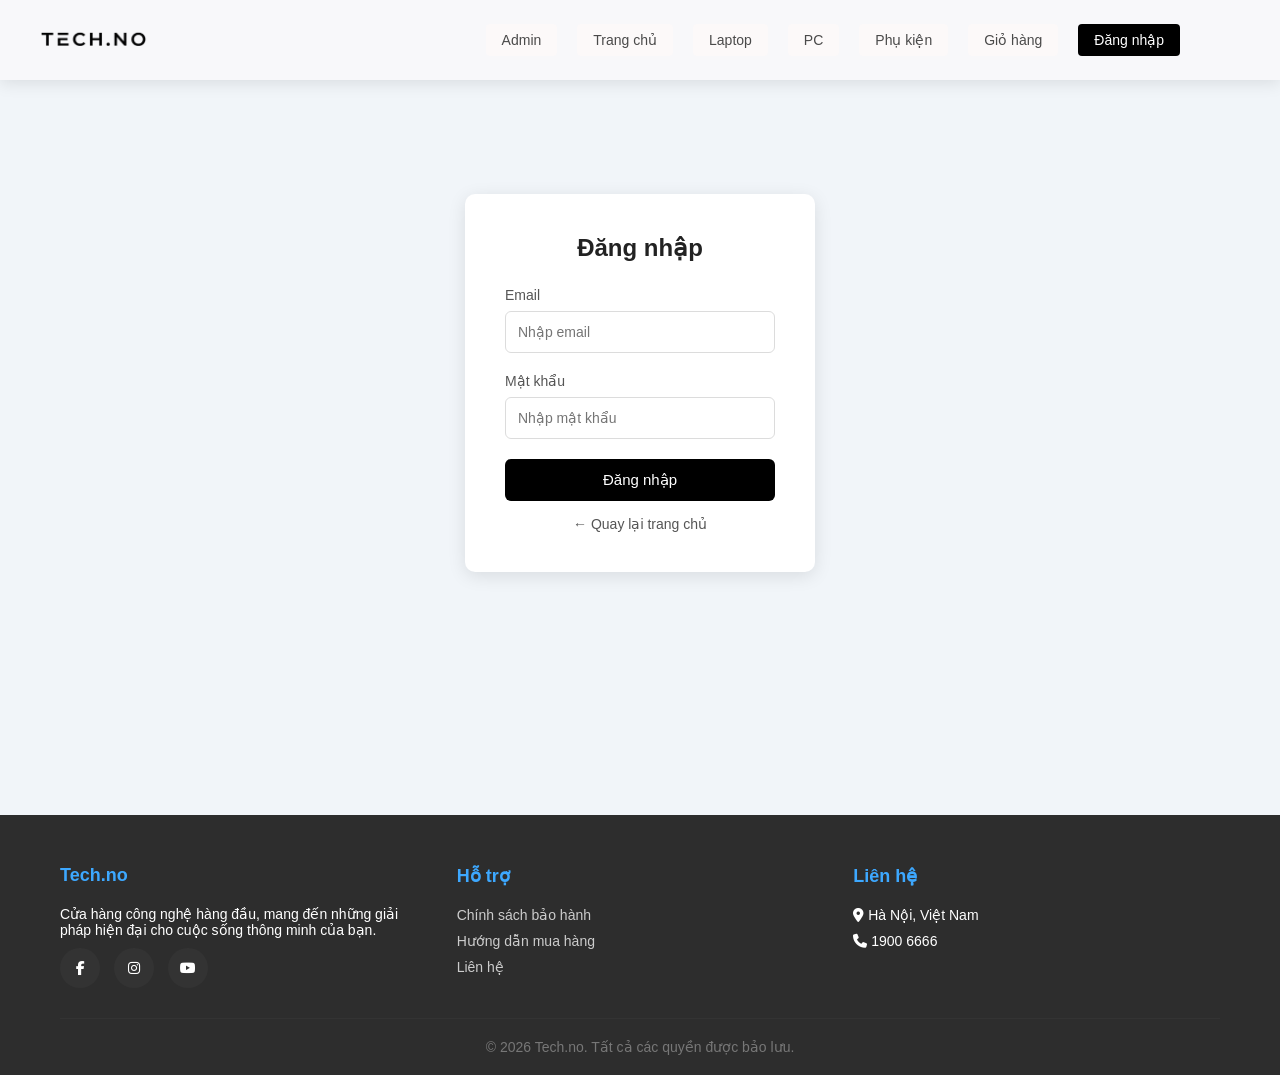
<file: pages/login.html>
<!DOCTYPE html>
<html lang="vi">
<head>
    <meta charset="UTF-8">
    <meta name="viewport" content="width=device-width, initial-scale=1.0">

    <title>Đăng nhập - Tech.no</title>

    <link rel="stylesheet" href="../assets/css/style.css">
    <link rel="stylesheet" href="https://cdnjs.cloudflare.com/ajax/libs/font-awesome/6.4.0/css/all.min.css">
    <style>
        .login-container {
            display: flex;
            justify-content: center;
            align-items: center;
            height: 85vh;
        }

        .login-box {
            background: white;
            padding: 40px;
            width: 350px;
            border-radius: 10px;
            box-shadow: 0 4px 18px rgba(0,0,0,0.1);
        }

        .login-box h2 {
            text-align: center;
            margin-bottom: 25px;
            color: #222;
        }

        .input-group {
            margin-bottom: 20px;
        }

        .input-group label {
            display: block;
            margin-bottom: 8px;
            font-size: 14px;
            color: #555;
        }

        .input-group input {
            width: 100%;
            padding: 12px;
            border: 1px solid #dcdcdc;
            border-radius: 6px;
            outline: none;
            font-size: 14px;
        }

        .input-group input:focus {
            border-color: #000;
        }

        .login-submit {
            width: 100%;
            padding: 12px;
            border: none;
            background: black;
            color: white;
            border-radius: 6px;
            font-size: 15px;
            cursor: pointer;
            transition: 0.3s;
        }

        .login-submit:hover {
            background: #444;
        }

        .back-home {
            display: block;
            text-align: center;
            margin-top: 15px;
            text-decoration: none;
            color: #555;
            font-size: 14px;
        }

        .back-home:hover {
            color: black;
        }
    </style>
</head>
<body>

    <div id="navbar-container"></div>

    <!-- LOGIN FORM -->
    <div class="login-container">
        <div class="login-box">
            <h2>Đăng nhập</h2>

            <form>
                <div class="input-group">
                    <label>Email</label>
                    <input type="email" placeholder="Nhập email">
                </div>

                <div class="input-group">
                    <label>Mật khẩu</label>
                    <input type="password" placeholder="Nhập mật khẩu">
                </div>

                <button type="submit" class="login-submit">
                    Đăng nhập
                </button>
            </form>

            <a href="../index.html" class="back-home">
                ← Quay lại trang chủ
            </a>
        </div>
    </div>

    <div id="footer-container"></div>

    <script src="/assets/js/main.js"></script>
</body>
</html>
</file>
<file: assets/css/admin.css>
* {
    margin: 0;
    padding: 0;
    box-sizing: border-box;
    font-family: sans-serif;
}

body {
    background-color: #f8fafc; 
}

.sidebar {
    width: 235px;
    height: 100vh;
    background-color: #fcf9f9;
    box-shadow: 0 3px 16px rgba(0, 0, 0, 0.1);
    position: fixed;
    display: flex;
    flex-direction: column;
    align-items: center;
    padding: 30px 0;
}

.sidebar-logo img { 
    height: 20px;
    margin-right: 20px;
    
}

.sidebar ul {
    margin: 50px 0 0 0;
}

.sidebar-links li {
    list-style: none;
    margin-bottom: 40px;
}

.sidebar-links a {
    text-decoration: none;
    color: #4a4a4a;
    font-weight: 500;
    background-color: #fcf9f9;
    border-radius: 15px;
    transition: background-color 0.3s ease;
    padding: 14px 20px;
    display: block;
    letter-spacing: 0.5px;
}

.sidebar-links a i {
    margin-right: 12px;     
    width: 20px;            
    text-align: center;    
}

.sidebar-links a:hover {
    background-color: #000000;
    color: white;
}

.sidebar-links .logout-btn {
    background-color: #fde8e8; 
    color: #dc3545;            
    border: 1px solid #f8b4b4; 
}

.sidebar-links .logout-btn i {
    margin-right: 10px;        
    font-size: 16px;          
}


.sidebar-links .logout-btn:hover {
    background-color: #dc3545; 
    color: #ffffff;            
}

.page-header {
    margin-left: 235px;
    padding: 30px 40px;
    background-color: #ffffff;
    border-bottom: 1px solid #e2e8f0;
    margin-bottom: 30px;
    display: flex;
    align-items: center;
    justify-content: space-between; 
}

.header-left h1 {
    font-size: 28px;    
    font-weight: 700;
    color: #1e293b;
    margin: 0 0 4px 0;
    letter-spacing: -0.5px;
    line-height: 1.2;
}

.header-left p {
    font-size: 14px;   
    color: #64748b;     
    font-weight: 400;
    letter-spacing: 0.5px;    
}

.header-left {
    display: flex;
    align-items: center;
    gap: 20px;
}

.header-right {
    display: flex;
    gap: 12px; 
}

.header-icon {
    width: 48px;      
    height: 48px;       
    background-color: #eef1f5; 
    color: #0f172a;     
    border-radius: 12px;
    font-size: 20px;    
    display: flex;      
    align-items: center;   
    justify-content: center;
    flex-shrink: 0;    
}

.btn {
    padding: 10px 18px;
    font-size: 14px;
    font-weight: 600;
    border-radius: 8px;
    border: none;
    cursor: pointer;
    display: flex;
    align-items: center;
    gap: 8px; 
    transition: all 0.3s ease;
}

.btn-primary {
    background-color: #000000; 
    color: #ffffff;
}
.btn-primary:hover {
    background-color: #334155;
}

.btn-secondary {
    background-color: #f1f5f9;
    color: #334155;
    border: 1px solid #e2e8f0;
}
.btn-secondary:hover {
    background-color: #e2e8f0;
}

.stats-cards {
    display: flex;
    gap: 5px;   
    margin-bottom: 30px;
    margin-left: 265px;
    padding-right: 40px;
}

.stat-card {
    background-color: #ffffff;
    border-radius: 12px;
    flex: 1;
    padding: 20px 24px;
    box-shadow: 0 3px 16px rgba(0, 0, 0, 0.1); 
    border: 1px solid #e2e8f0;
    transition: all 0.3s cubic-bezier(0.4, 0, 0.2, 1);
    display: flex;
}

.stat-card.revenue { border-left: 4px solid #3b82f6; }  
.stat-card.orders { border-left: 4px solid #10b981; }     
.stat-card.customers { border-left: 4px solid #f59e0b; } 
.stat-card.products { border-left: 4px solid #ef4444; }

.stat-card h1 {
    margin-bottom: 10px;
    font-weight: 700;
    font-size: 14px; 
    color: #94a3b8; 
}

.stat-card p {
    font-size: 28px; 
    font-weight: 700;
    color: #1e293b; 
    letter-spacing: -0.5px;
}

.stat-card:hover {
    transform: translateY(-3px);
    box-shadow: 0 10px 15px -3px rgba(0, 0, 0, 0.05);
    transition: all 0.3s ease;
}

.card-icon-dollar {
    margin-left: 120px;
    margin-top: -5px;
    color: #3b82f6;
    padding: 12px 14px 12px 14px;
    background-color: #e9f6ff;
    align-self: flex-start;
    border-radius: 8px;
}

.card-icon-invoice {
    margin-left: 120px;
    margin-top: -5px;
    color: #10b981;
    padding: 12px 14px 12px 14px;
    background-color: #e6ffec;
    align-self: flex-start;
    border-radius: 8px;
    
}

.card-icon-users {
    margin-left: 100px;
    margin-top: -5px;
    color: #f59e0b;
    padding: 12px 14px 12px 14px;
    background-color: #fff4e3;
    align-self: flex-start;
    border-radius: 8px;
}

.card-icon-laptop {
    margin-left: 120px;
    margin-top: -5px;
    color: #ef4444;
    padding: 12px 14px 12px 14px;
    background-color: #ffefef;
    align-self: flex-start;
    border-radius: 8px;
}

table {
    width: 80%;
    padding: 10px;
    margin-left: 267px;
    border-radius: 8px;
    font-size: 20px;
    background-color: #eef2f6;
    box-shadow: 20px 15px 15px -3px rgba(0, 0, 0, 0.05);
    border-collapse: collapse;
}

.orders-table td {
    padding: 20px 18px;
    font-size: 14px;
}

.orders-title {
    text-align: left;
    font-size: 18px;
    padding: 24px 20px 10px 20px;
}

.header-row th { 
    padding: 12px 20px;
    color: #7a8799;
    font-size: 13px;
    font-weight: 600;
    text-align: left;
}

.badge {
    padding: 5px 10px;
    border-radius: 6px;
    font-size: 12px;
    font-weight: 600;
}

.badge.completed { background-color: #dcfce7; color: #15803d; } 
.badge.cancel { background-color: #fee2e2; color: #b91c1c; }   
.badge.pending { background-color: #fef3c7; color: #b45309; }   

.orders-table tbody tr:nth-child(odd) {
    background-color: #ffffff;
}

.orders-table tbody tr:nth-child(even) {
    background-color: #f8fafc; 
}

.orders-table tbody tr:hover {
    background-color: #f1f5f9; 
    transition: background-color 0.2s ease;
}
</file>
<file: assets/css/style.css>
* {
    margin: 0;
    padding: 0;
    box-sizing: border-box;
    font-family: sans-serif;
}

body {
    background-color: #f1f5f9;
}

.navbar {
    display: flex;
    justify-content: space-between;
    background-color: #f8f8fa;
    box-shadow: 0 3px 16px rgba(0, 0, 0, 0.1);
    position: fixed;
    width: 100%;
    top: 0;
    align-items: center;
    padding: 30px 20px;
    z-index: 1000;
}

.logo img { 
    height: 16px;
    margin-left: 20px;
}

.navbar ul {
    margin-right: 60px;
}

.nav-links {
    display: flex;
    list-style: none;
    
}

.nav-links a { 
    text-decoration: none;
    margin-right: 20px;
    font-weight: 500;
    font-size: 14px;
    padding: 8px 16px;
    background-color: #fcf9f9;
    color: #4a4a4a;
    border-radius: 4px;
    transition: background-color 0.3s ease;
}

.nav-links a:hover {
    background-color: #e0e0e0;
}

.nav-links .login-btn {
    background-color: #000000;
    color: white;
}

.nav-links .login-btn:hover {
    background-color: #4c4a4a;
}

.site-footer {
    background-color: #2d2d2d;
    color: #ffffff;
    padding: 50px 0 20px 0;
    margin-top: 50px;
    font-size: 14px;
}

.footer-container {
    max-width: 1200px;
    margin: auto;
    padding: 0 20px;
}

.footer-row {
    display: flex;
    flex-wrap: wrap;
    gap: 30px;
}

.footer-col {
    flex: 1;
    min-width: 250px;
}

.footer-col h4 {
    margin-bottom: 20px;
    font-size: 18px;
    color: #3da8ff;
}

.footer-col ul {
    list-style: none;
    padding: 0;
}

.footer-col ul li {
    margin-bottom: 10px;
}

.footer-col ul li a {
    color: #ccc;
    text-decoration: none;
    transition: 0.3s;
}

.footer-col ul li a:hover {
    color: #3da8ff;
    padding-left: 5px;
}

.footer-col p {
    margin-top: 10px;
}

.social-links a {
    display: inline-block;
    background: #333;
    width: 40px;
    height: 40px;
    text-align: center;
    line-height: 40px;
    border-radius: 50%;
    color: #fff;
    margin-right: 10px;
    margin-top: 10px;
}

.social-links a:hover {
    background: #3da8ff;
}

.footer-bottom {
    text-align: center;
    border-top: 1px solid #333;
    margin-top: 30px;
    padding-top: 20px;
    color: #777;
}
</file>
<file: assets/css/chitiet-sanpham.css>
.product-name h1 {
    font-size: 24px;
    color: #333;
    margin-top: 100px;
    margin-left: 170px;
}

.box-main {
    display: flex;
    gap: 30px;
    background: #f1f5f9;
    padding: 20px;
    border-radius: 12px;
    margin: 20px 150px 0 150px;
}

.box-left {
    flex: 6; 
    background-color: #f1f5f9; 
    border-radius: 8px;;
}

.box-left img {
    width: 100%;
    border-radius: 8px;
    object-fit: contain;
}

.box-left .exchange-policy {
    display: flex;
}

.box-left .warranty-policy {
    display: flex;
}

.policy {
    display: flex;
    flex-direction: column;
    gap: 15px;
    margin-top: 20px;
    padding: 15px;
    border: 1px solid #eee;
    border-radius: 8px;
    background: #ffffff;
}

.policy img {
    width: 25px; 
    height: 25px;
    margin-right: 10px;
}

.policy span {
    font-size: 14px;
    color: #444;
}

.box-right {
    flex: 4;
}

.box-right {
    flex: 4; 
    background-color: #ffffff;
    border-radius: 8px;
}

.box-right h2 {
    margin-left: 15px;
    margin-top: 15px;
}

.box-right li {
    margin-left: 15px;
    margin-top: 15px;
}

.box-right .price-box {
    margin-left: 15px;
    margin-top: 15px;
}

.box-right .btn-buy {
    margin-left: 15px;
    margin-top: 15px;
}
.specs-list {
    list-style: none;
    padding: 0;
}

.specs-list li {
    padding: 10px 0;
    border-bottom: 1px solid #eee;
    display: flex;
}

.specs-list span {
    font-weight: bold;
    width: 150px; 
    color: #555;
}

.price-box {
    font-size: 28px;
    color: #d0021b;
    font-weight: bold;
    margin: 20px 0;
}

.btn-buy {
    background-color: #ffffff;
    color: rgb(89, 208, 255);
    font-weight: bold;
    padding: 15px 40px;
    border: 1px solid #9dceff;
    border-radius: 8px;
    font-size: 18px;
    cursor: pointer;
    margin-bottom: 15px;
}

.btn-buy:hover {
    background-color: #9dceff;
    color: #ffffff;
    transition: background-color 0.3s ease;
}

.add-to-cart {
    background-color: #ff9f00; /* Màu cam nổi bật */
    color: white;
    font-weight: bold;
    padding: 15px 15px;
    border: none;
    border-radius: 8px;
    font-size: 18px;
    cursor: pointer;
    margin-left: 10px; 
    transition: background-color 0.3s ease;
}

.add-to-cart:hover {
    background-color: #e68900;
}

.add-to-cart i {
    margin-right: 13px;
}

.comment-section {
    background: #ffffff;
    padding: 20px;
    margin: 30px 170px; 
    border-radius: 12px;
    border: 1px solid #eee;
}

.comment-section h3 {
    margin-bottom: 20px;
    color: #333;
    border-bottom: 2px solid #f1f5f9;
    padding-bottom: 10px;
}

.comment-input-group {
    margin-bottom: 30px;
    display: flex;
    flex-direction: column;
    gap: 10px;
}

.comment-input-group textarea {
    padding: 15px;
    border: 1px solid #ccc;
    border-radius: 8px;
    resize: vertical; 
    box-sizing: border-box;
}

.btn-submit-comment {
    align-self: flex-end; 
    padding: 10px 20px;
    background-color: #007bff;
    color: white;
    border: none;
    border-radius: 6px;
    cursor: pointer;
    font-weight: bold;
}

.btn-submit-comment:hover {
    background-color: #0056b3;
}

.comment-item {
    padding: 15px 0;
    border-bottom: 1px solid #f9f9f9;
}

.user-info {
    margin-bottom: 8px;
}

.comment-item p {
    color: #666;
    line-height: 1.5;
}

.comment-list {
    border-top: 1px solid #eee;
    padding-top: 20px;
}

.rating-input {
    display: flex;
    align-items: center;
    gap: 10px;
    margin-bottom: 10px;
}

.stars {
    display: flex;
    flex-direction: row-reverse;
    justify-content: flex-end;
}

.stars i {
    font-size: 20px;
    color: #ccc;
    cursor: pointer;
    transition: color 0.2s;
    padding: 0 2px;
}

.stars i:hover,
.stars i:hover ~ i {
    color: #ffc107;
}

.stars i.selected,
.stars i.selected ~ i {
    color: #ffc107;
}

.stars i.active {
    color: #ffc107; 
}
</file>
<file: assets/css/category.css>
/* CSS riêng cho các trang danh mục: Laptop, PC Gaming, Phụ kiện */

.category-main {
    padding: 50px 10%;
    background-color: #f5f7fb;
    min-height: 100vh;
}

.category-hero {
    background: linear-gradient(135deg, #111827, #2563eb);
    color: #ffffff;
    padding: 48px 40px;
    border-radius: 18px;
    margin-bottom: 32px;
    margin-top: 60px;
}

.category-hero h1 {
    font-size: 38px;
    margin-bottom: 12px;
}

.category-hero p {
    font-size: 16px;
    max-width: 650px;
    line-height: 1.6;
    color: #e5e7eb;
}

.category-toolbar {
    display: flex;
    justify-content: space-between;
    align-items: center;
    gap: 16px;
    margin-bottom: 28px;
    flex-wrap: wrap;
}

.category-search {
    flex: 1;
    min-width: 240px;
}

.category-search input {
    width: 100%;
    padding: 12px 16px;
    border: 1px solid #d1d5db;
    border-radius: 10px;
    outline: none;
    font-size: 15px;
}

.category-sort select {
    padding: 12px 16px;
    border: 1px solid #d1d5db;
    border-radius: 10px;
    outline: none;
    font-size: 15px;
    background-color: #ffffff;
}

.category-layout {
    display: grid;
    grid-template-columns: 260px 1fr;
    gap: 28px;
}

.category-filter {
    background-color: #ffffff;
    border-radius: 16px;
    padding: 22px;
    height: fit-content;
    box-shadow: 0 6px 18px rgba(15, 23, 42, 0.08);
}

.category-filter h3 {
    margin-bottom: 18px;
    font-size: 20px;
    color: #111827;
}

.filter-group {
    margin-bottom: 22px;
}

.filter-group h4 {
    margin-bottom: 10px;
    font-size: 15px;
    color: #374151;
}

.filter-group label {
    display: block;
    margin-bottom: 8px;
    color: #4b5563;
    font-size: 14px;
    cursor: pointer;
}

.product-grid {
    display: grid;
    grid-template-columns: repeat(3, 1fr);
    gap: 22px;
}

.product-card {
    background-color: #ffffff;
    border-radius: 16px;
    overflow: hidden;
    box-shadow: 0 6px 18px rgba(15, 23, 42, 0.08);
    transition: transform 0.2s ease, box-shadow 0.2s ease;
}

.product-card:hover {
    transform: translateY(-6px);
    box-shadow: 0 12px 28px rgba(15, 23, 42, 0.14);
}

.product-image {
    width: 100%;
    height: 210px;
    background-color: #eef2ff;
    display: flex;
    align-items: center;
    justify-content: center;
    overflow: hidden;
}

.product-image img {
    width: 100%;
    height: 100%;
    object-fit: cover;
}

.product-info {
    padding: 18px;
}

.product-tag {
    display: inline-block;
    padding: 5px 10px;
    margin-bottom: 10px;
    border-radius: 999px;
    background-color: #dbeafe;
    color: #1d4ed8;
    font-size: 12px;
    font-weight: 600;
}

.product-info h3 {
    font-size: 18px;
    color: #111827;
    margin-bottom: 8px;
}

.product-desc {
    color: #6b7280;
    font-size: 14px;
    line-height: 1.5;
    margin-bottom: 12px;
}

.product-price {
    color: #dc2626;
    font-size: 20px;
    font-weight: 700;
    margin-bottom: 14px;
}

.product-actions {
    display: flex;
    gap: 10px;
}

.product-actions a,
.product-actions button {
    flex: 1;
    padding: 10px 12px;
    border-radius: 10px;
    border: none;
    text-align: center;
    text-decoration: none;
    font-size: 14px;
    cursor: pointer;
}

.btn-detail {
    background-color: #e5e7eb;
    color: #111827;
}

.btn-cart {
    background-color: #2563eb;
    color: #ffffff;
}

.btn-cart:hover {
    background-color: #1d4ed8;
}

.category-note {
    margin-top: 34px;
    padding: 18px;
    background-color: #ffffff;
    border-left: 5px solid #2563eb;
    border-radius: 12px;
    color: #4b5563;
}

/* Responsive cho tablet */
@media (max-width: 992px) {
    .category-layout {
        grid-template-columns: 1fr;
    }

    .product-grid {
        grid-template-columns: repeat(2, 1fr);
    }
}

/* Responsive cho điện thoại */
@media (max-width: 576px) {
    .category-main {
        padding: 24px 5%;
    }

    .category-hero {
        padding: 34px 24px;
    }

    .category-hero h1 {
        font-size: 28px;
    }

    .product-grid {
        grid-template-columns: 1fr;
    }

    .product-actions {
        flex-direction: column;
    }
}
</file>
